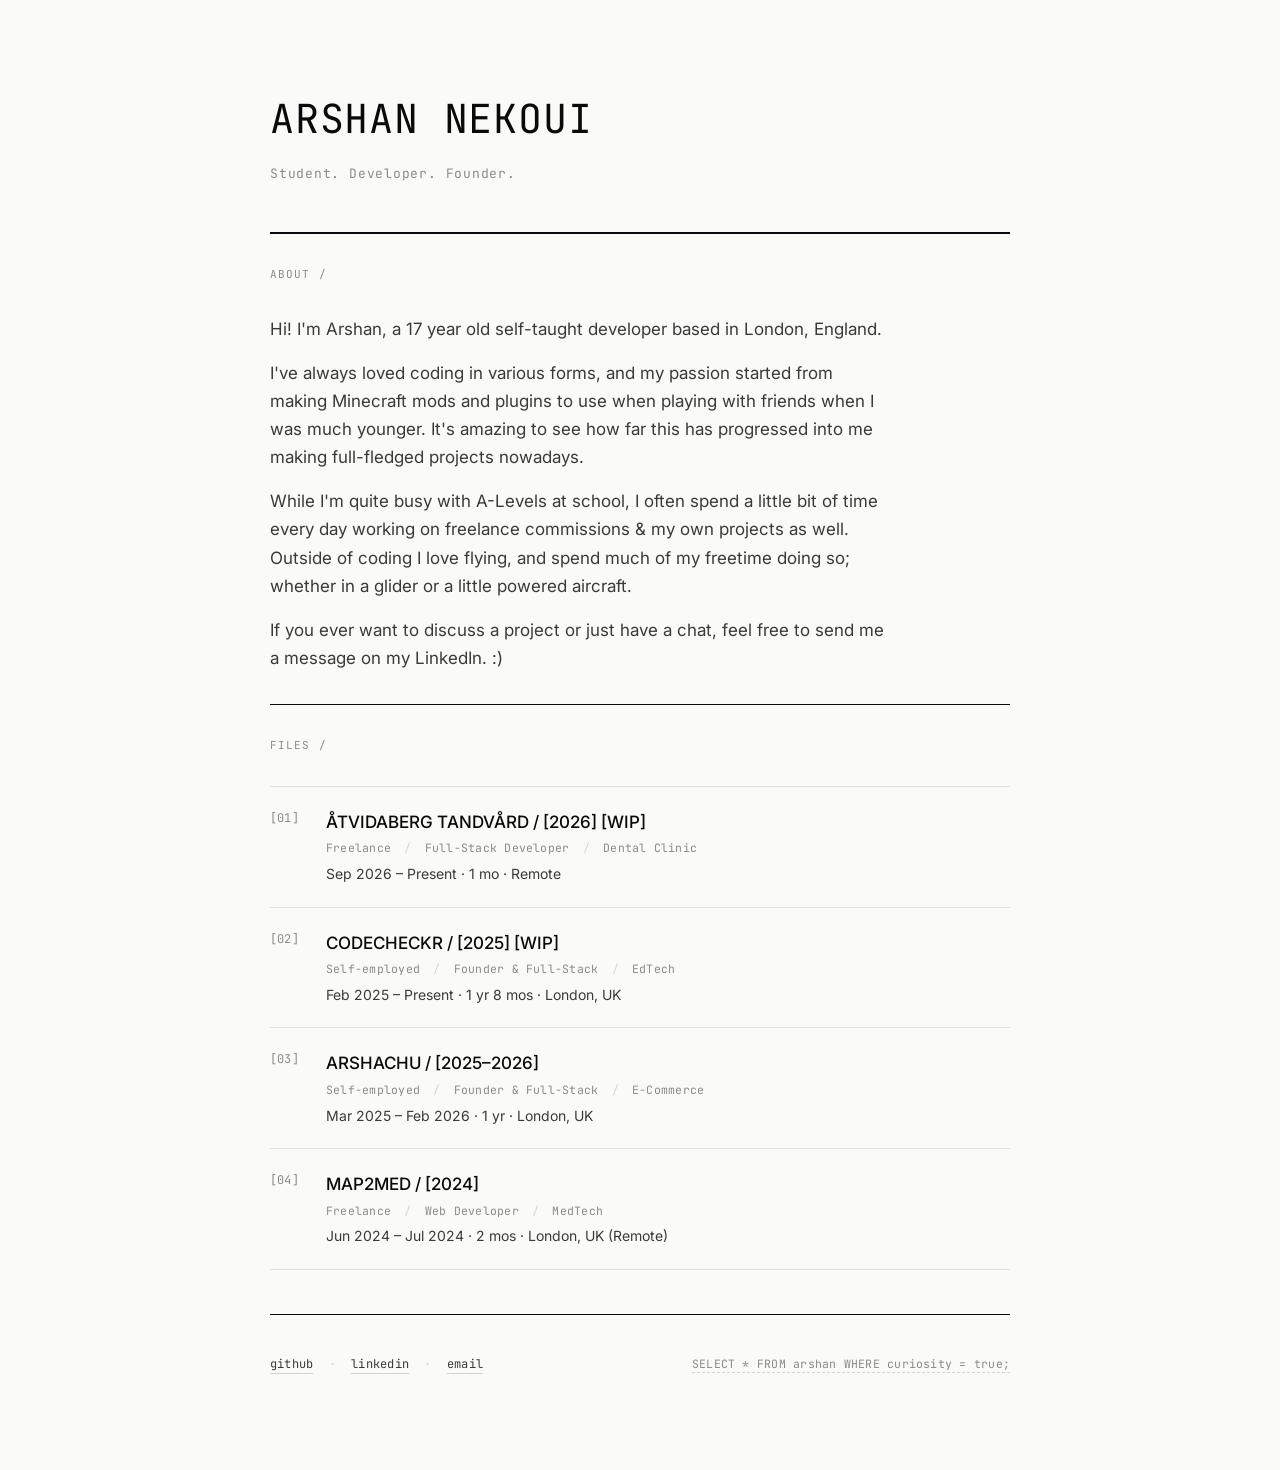
<file: index.html>
<!DOCTYPE html>
<html lang="en">
<head>
<meta charset="UTF-8" />
<meta name="viewport" content="width=device-width, initial-scale=1.0" />
<meta name="author" content="Arshan Nekoui" />
<meta name="description" content="Arshan Nekoui — student, developer, founder. Arshachu, CodeCheckr, Åtvidaberg Tandvård, Map2Med." />
<meta name="theme-color" content="#FAFAF7" />
<link rel="icon" href="data:image/svg+xml,%3Csvg xmlns='http://www.w3.org/2000/svg' viewBox='0 0 100 100'%3E%3Crect width='100' height='100' fill='%23FAFAF7'/%3E%3Ctext x='50%25' y='68%25' font-size='72' font-family='JetBrains Mono, ui-monospace, monospace' font-weight='400' text-anchor='middle' fill='%230A0A0A'%3EA%3C/text%3E%3C/svg%3E" />
<meta property="og:site_name" content="Arshan Nekoui" />
<meta property="og:type" content="website" />
<meta property="og:title" content="Arshan Nekoui" />
<meta property="og:description" content="Receipts, not resumes. Case files on things I built." />
<meta property="og:url" content="https://arshannekoui.com/" />
<meta property="og:image" content="https://arshannekoui.com/og.png" />

<meta name="twitter:card" content="summary_large_image" />
<meta name="twitter:title" content="Arshan Nekoui" />
<meta name="twitter:description" content="Receipts, not resumes. Case files on things I built." />
<meta name="twitter:image" content="https://arshannekoui.com/og.png" />

<link rel="canonical" href="https://arshannekoui.com/" />


<title>Arshan Nekoui</title>
<link rel="preconnect" href="https://fonts.googleapis.com">
<link rel="preconnect" href="https://fonts.gstatic.com" crossorigin>
<link href="https://fonts.googleapis.com/css2?family=Inter:wght@300;400;500;600&family=JetBrains+Mono:wght@300;400;500&display=swap" rel="stylesheet">
<link rel="stylesheet" href="styles.css" />
</head>
<body>

<main class="container">
  <header class="header">
    <h1 class="name">ARSHAN NEKOUI</h1>
    <p class="role">Student. Developer. Founder.</p>
  </header>

  <section class="section about-section">
    <div class="section-label">
      <span class="label-mono">ABOUT /</span>
    </div>
    <div class="about-body">
      <p>Hi! I'm Arshan, a 17 year old self-taught developer based in London, England.</p>
      <p>I've always loved coding in various forms, and my passion started from making Minecraft mods and plugins to use when playing with friends when I was much younger. It's amazing to see how far this has progressed into me making full-fledged projects nowadays.</p>
      <p>While I'm quite busy with A-Levels at school, I often spend a little bit of time every day working on freelance commissions &amp; my own projects as well. Outside of coding I love flying, and spend much of my freetime doing so; whether in a glider or a little powered aircraft.</p>
      <p>If you ever want to discuss a project or just have a chat, feel free to send me a message on my LinkedIn. :)</p>
    </div>
  </section>

  <section class="section projects-section">
    <div class="section-label">
      <span class="label-mono">FILES /</span>
    </div>
    <div class="project-list">

      <article class="project-row" data-project="atvidaberg-tandvard" tabindex="0" role="button" aria-label="Open Åtvidaberg Tandvård case file">
        <div class="project-num">[01]</div>
        <div class="project-body">
          <div class="project-title">ÅTVIDABERG TANDVÅRD / [2026] [WIP]</div>
          <div class="project-meta">
            <span class="tag">Freelance</span>
            <span class="sep">/</span>
            <span class="tag">Full-Stack Developer</span>
            <span class="sep">/</span>
            <span class="tag">Dental Clinic</span>
          </div>
          <div class="project-line">Sep 2026 – Present · 1 mo · Remote</div>
        </div>
      </article>

      <article class="project-row" data-project="codecheckr" tabindex="0" role="button" aria-label="Open CodeCheckr case file">
        <div class="project-num">[02]</div>
        <div class="project-body">
          <div class="project-title">CODECHECKR / [2025] [WIP]</div>
          <div class="project-meta">
            <span class="tag">Self-employed</span>
            <span class="sep">/</span>
            <span class="tag">Founder & Full-Stack</span>
            <span class="sep">/</span>
            <span class="tag">EdTech</span>
          </div>
          <div class="project-line">Feb 2025 – Present · 1 yr 8 mos · London, UK</div>
        </div>
      </article>

      <article class="project-row" data-project="arshachu" tabindex="0" role="button" aria-label="Open Arshachu case file">
        <div class="project-num">[03]</div>
        <div class="project-body">
          <div class="project-title">ARSHACHU / [2025–2026]</div>
          <div class="project-meta">
            <span class="tag">Self-employed</span>
            <span class="sep">/</span>
            <span class="tag">Founder & Full-Stack</span>
            <span class="sep">/</span>
            <span class="tag">E-Commerce</span>
          </div>
          <div class="project-line">Mar 2025 – Feb 2026 · 1 yr · London, UK</div>
        </div>
      </article>

      <article class="project-row" data-project="map2med" tabindex="0" role="button" aria-label="Open Map2Med case file">
        <div class="project-num">[04]</div>
        <div class="project-body">
          <div class="project-title">MAP2MED / [2024]</div>
          <div class="project-meta">
            <span class="tag">Freelance</span>
            <span class="sep">/</span>
            <span class="tag">Web Developer</span>
            <span class="sep">/</span>
            <span class="tag">MedTech</span>
          </div>
          <div class="project-line">Jun 2024 – Jul 2024 · 2 mos · London, UK (Remote)</div>
        </div>
      </article>

    </div>
  </section>

<footer class="footer">
    <div class="footer-links">
      <a href="https://github.com/arshan-n" class="link-mono" target="_blank" rel="noopener noreferrer">github</a>
      <span class="dot">·</span>
      <a href="https://www.linkedin.com/in/arshan-nekoui/" class="link-mono" target="_blank" rel="noopener noreferrer">linkedin</a>
      <span class="dot">·</span>
      <a href="mailto:me@arshannekoui.com" class="link-mono">email</a>
    </div>
    <div class="footer-meta">
      <button type="button" class="sql-line mono" id="sqlLine" aria-label="Run SELECT on arshan">SELECT * FROM arshan WHERE curiosity = true;</button>
    </div>
  </footer>
</main>

<div class="case-modal" id="caseModal" aria-hidden="true">
  <div class="case-overlay" data-close></div>
  <article class="case-panel" role="dialog" aria-modal="true">
    <header class="case-header">
      <div class="case-ref mono">CASE / 00</div>
      <button class="case-close" data-close aria-label="Close">ESC</button>
    </header>
    <div class="case-body" id="caseBody">
      <div class="case-coming-soon" id="caseComingSoon">coming soon... :)</div>
      <div id="caseLegacy" hidden>
      <h2 class="case-title" id="caseTitle"></h2>
      <div class="case-sub">
        <span id="caseTags"></span>
        <span class="sep">·</span>
        <span id="caseStatus"></span>
      </div>
      <section class="case-section">
        <div class="case-kicker mono">// CASE_REF</div>
        <p id="caseRef"></p>
      </section>
      <section class="case-section">
        <div class="case-kicker mono">// PROBLEM</div>
        <p id="caseProblem"></p>
      </section>
      <section class="case-section">
        <div class="case-kicker mono">// WHAT I BUILT</div>
        <p id="caseBuilt"></p>
      </section>
      <section class="case-section">
        <div class="case-kicker mono">// ENGINEERING DECISION</div>
        <p id="caseDecision"></p>
      </section>
      <section class="case-section">
        <div class="case-kicker mono">// WHAT WENT WRONG</div>
        <p id="caseWrong"></p>
      </section>
      <section class="case-section">
        <div class="case-kicker mono">// RESULT</div>
        <p id="caseResult"></p>
      </section>
      <section class="case-section">
        <div class="case-kicker mono">// CURRENT STATUS</div>
        <p id="caseCurrent"></p>
      </section>

      <section class="case-section case-demo" id="caseDemoSection" hidden>
        <div class="case-kicker mono">// DEMO</div>
        <p>
          <a id="caseDemoLink" href="#" class="demo-link mono" target="_blank" rel="noopener noreferrer"></a>
        </p>
      </section>
      </div>
    </div>
  </article>
</div>

<script src="script.js"></script>
</body>
</html>
</file>
<file: styles.css>
:root {
  --bg: #FAFAF7;
  --ink: #0A0A0A;
  --ink-2: #3A3A3A;
  --ink-3: #8A8A8A;
  --ink-4: #D4D4D0;
  --rule: #0A0A0A;
  --rule-light: #E3E3DD;
  --hover-bg: #F1EFE8;
  --mono: "JetBrains Mono", ui-monospace, SFMono-Regular, Menlo, monospace;
  --sans: "Inter", system-ui, -apple-system, sans-serif;
}

* { margin: 0; padding: 0; box-sizing: border-box; }
[hidden] { display: none !important; }

body {
  background: var(--bg);
  color: var(--ink);
  font-family: var(--sans);
  font-size: 15px;
  line-height: 1.55;
  -webkit-font-smoothing: antialiased;
  -moz-osx-font-smoothing: grayscale;
}

.container {
  max-width: 820px;
  margin: 0 auto;
  padding: 88px 40px 96px;
}

.mono { font-family: var(--mono); }

.header {
  padding-bottom: 32px;
  border-bottom: 1px solid var(--rule);
  margin-bottom: 0;
}

.name {
  font-family: var(--mono);
  font-size: clamp(28px, 5vw, 40px);
  font-weight: 400;
  letter-spacing: 0.02em;
  margin-bottom: 14px;
}

.role {
  font-family: var(--mono);
  font-size: 13px;
  color: var(--ink-3);
  letter-spacing: 0.06em;
  margin-bottom: 16px;
}

.tagline {
  font-size: clamp(16px, 2vw, 19px);
  color: var(--ink-2);
  max-width: 560px;
}

.about-body {
  max-width: 620px;
  font-size: clamp(15.5px, 1.8vw, 17px);
  line-height: 1.65;
  color: var(--ink-2);
}
.about-body p + p {
  margin-top: 16px;
}

.section {
  padding: 32px 0;
  border-top: 1px solid var(--rule);
}

.section-label {
  font-family: var(--mono);
  font-size: 11px;
  letter-spacing: 0.1em;
  color: var(--ink-3);
  margin-bottom: 32px;
}

.project-list { border-top: 0; }

.project-row {
  display: grid;
  grid-template-columns: 56px 1fr;
  padding: 22px 0;
  border-top: 1px solid var(--rule-light);
}

.project-list .project-row:last-child {
  border-bottom: 1px solid var(--rule-light);
}

.project-num {
  font-family: var(--mono);
  font-size: 12px;
  color: var(--ink-3);
  letter-spacing: 0.02em;
}

.project-title {
  font-size: 17px;
  font-weight: 500;
  margin-bottom: 4px;
}

.project-meta {
  font-family: var(--mono);
  font-size: 11.5px;
  color: var(--ink-3);
  letter-spacing: 0.02em;
  margin-bottom: 6px;
}

.project-meta .sep { color: var(--ink-4); margin: 0 6px; }

.project-line {
  font-size: 14px;
  color: var(--ink-2);
}


.project-row {
  transition: background-color 180ms ease, padding 180ms ease, box-shadow 180ms ease;
  position: relative;
}
.project-row:hover {
  background: var(--hover-bg);
  padding-left: 8px;
  padding-right: 8px;
}
.project-row:focus-visible {
  outline: none;
  background: var(--hover-bg);
  padding-left: 8px;
  padding-right: 8px;
}
.project-row::after {
  content: "→";
  position: absolute;
  right: 8px;
  top: 50%;
  transform: translateY(-50%) translateX(0);
  font-family: var(--mono);
  color: var(--ink-3);
  font-size: 13px;
  opacity: 0;
  transition: transform 180ms ease, opacity 180ms ease;
}
.project-row:hover::after {
  opacity: 1;
  transform: translateY(-50%) translateX(-6px);
}

.footer {
  padding-top: 40px;
  border-top: 1px solid var(--rule);
  margin-top: 12px;
  display: flex;
  justify-content: space-between;
  align-items: center;
  flex-wrap: wrap;
  gap: 16px;
}
.footer-links {
  font-family: var(--mono);
  font-size: 12px;
  letter-spacing: 0.02em;
  color: var(--ink-3);
}
.footer-links .link-mono {
  color: var(--ink-2);
  text-decoration: none;
  border-bottom: 1px solid var(--ink-4);
  padding-bottom: 1px;
  transition: border-color 140ms ease, color 140ms ease;
}
.footer-links .link-mono:hover {
  color: var(--ink);
  border-bottom-color: var(--ink);
}
.footer-links .dot { color: var(--ink-4); margin: 0 8px; }

.case-modal {
  position: fixed;
  inset: 0;
  z-index: 50;
  display: none;
}
.case-modal.open { display: block; }
.case-overlay {
  position: absolute;
  inset: 0;
  background: rgba(10,10,10,0.48);
  backdrop-filter: blur(2px);
}
.case-panel {
  position: relative;
  max-width: 740px;
  margin: 8vh auto;
  background: var(--bg);
  border: 1px solid var(--rule);
  max-height: 84vh;
  overflow-y: auto;
  box-shadow: 0 20px 60px rgba(0,0,0,0.18);
  animation: slideUp 220ms ease both;
}
.case-header {
  position: sticky;
  top: 0;
  background: var(--bg);
  z-index: 2;
  padding: 12px 22px;
  display: flex;
  align-items: center;
  justify-content: space-between;
  border-bottom: 1px solid var(--rule-light);
}
.case-close {
  font-family: var(--mono);
  font-size: 11.5px;
  color: var(--ink-3);
  background: transparent;
  border: 1px solid var(--rule-light);
  padding: 6px 10px;
  cursor: pointer;
  transition: background 140ms ease, color 140ms ease, border-color 140ms ease;
}
.case-close:hover { background: var(--hover-bg); color: var(--ink); border-color: var(--ink-4); }
.case-body { padding: 32px 36px 44px; min-height: 220px; }
.case-coming-soon {
  font-family: var(--mono);
  font-size: 15px;
  color: var(--ink-2);
  letter-spacing: 0.02em;
  display: flex;
  align-items: center;
  justify-content: center;
  min-height: 220px;
  text-align: center;
}

@keyframes slideUp {
  from { opacity: 0; transform: translateY(18px); }
  to   { opacity: 1; transform: translateY(0); }
}

.case-title {
  font-size: clamp(24px, 3vw, 32px);
  font-weight: 500;
  letter-spacing: -0.01em;
  margin: 0 0 8px;
}
.case-sub {
  font-family: var(--mono);
  font-size: 12px;
  color: var(--ink-3);
  letter-spacing: 0.03em;
  margin-bottom: 28px;
}
.case-sub .sep { color: var(--ink-4); margin: 0 10px; }
.case-section { padding: 20px 0; border-top: 1px solid var(--rule-light); }
.case-section:first-of-type { border-top: none; }
.case-kicker {
  font-size: 11px;
  letter-spacing: 0.06em;
  color: var(--ink-3);
  margin-bottom: 10px;
}
.case-section p { line-height: 1.65; color: var(--ink-2); font-size: 15px; }

.demo-link {
  display: inline-block;
  padding: 10px 18px;
  background: var(--ink);
  color: var(--bg);
  text-decoration: none;
  border: 1px solid var(--rule);
  font-size: 13px;
  transition: background 160ms ease, color 160ms ease;
}
.demo-link:hover { background: transparent; color: var(--ink); }

.container.nf {
  padding: 14vh 40px 10vh;
  min-height: 100vh;
  max-width: 820px;
  margin: 0 auto;
  display: flex;
  flex-direction: column;
  align-items: flex-start;
  justify-content: center;
  gap: 18px;
}
.nf-code {
  font-family: var(--mono);
  font-size: clamp(64px, 14vw, 140px);
  font-weight: 400;
  letter-spacing: -0.02em;
  line-height: 1;
  margin: 0;
  color: var(--ink);
}
.nf-message {
  font-size: clamp(16px, 2vw, 20px);
  color: var(--ink-2);
  margin: 0 0 10px;
  max-width: 420px;
}
.nf-btn { margin-top: 6px; }
.btn {
  display: inline-block;
  font-family: var(--mono);
  font-size: 13px;
  text-decoration: none;
  padding: 12px 22px;
  border: 1px solid var(--rule);
  transition: background 160ms ease, color 160ms ease;
}
.btn-primary { background: var(--ink); color: var(--bg); }
.btn-primary:hover { background: transparent; color: var(--ink); }


.footer-meta {
  font-family: var(--mono);
  font-size: 11.5px;
  color: var(--ink-3);
  letter-spacing: 0.02em;
}
.sql-line {
  background: transparent;
  border: 0;
  padding: 0;
  cursor: pointer;
  font-family: inherit;
  color: inherit;
  font-size: inherit;
  letter-spacing: inherit;
  border-bottom: 1px dashed var(--ink-4);
  padding-bottom: 1px;
  transition: border-color 140ms ease, color 140ms ease;
}
.sql-line:hover { color: var(--ink); border-bottom-color: var(--ink); }
.project-row.flash { background: #ECE9DE !important; transition: background 480ms ease; }

@media (max-width: 640px) {
  .container { padding: 56px 20px 72px; }
  .header { padding-bottom: 24px; }
  .section { padding: 24px 0; }
  .section-label { margin-bottom: 20px; }
  .project-row { grid-template-columns: 44px 1fr; padding: 18px 0; }
  .project-row::after { right: 4px; }
  .project-body { padding-right: 30px; }
  .case-body { padding: 28px 22px 40px; }
  .case-title { font-size: 26px; }
  .case-header { padding: 14px 18px; }
  .container.nf { padding: 10vh 20px 6vh; }
}
</file>
